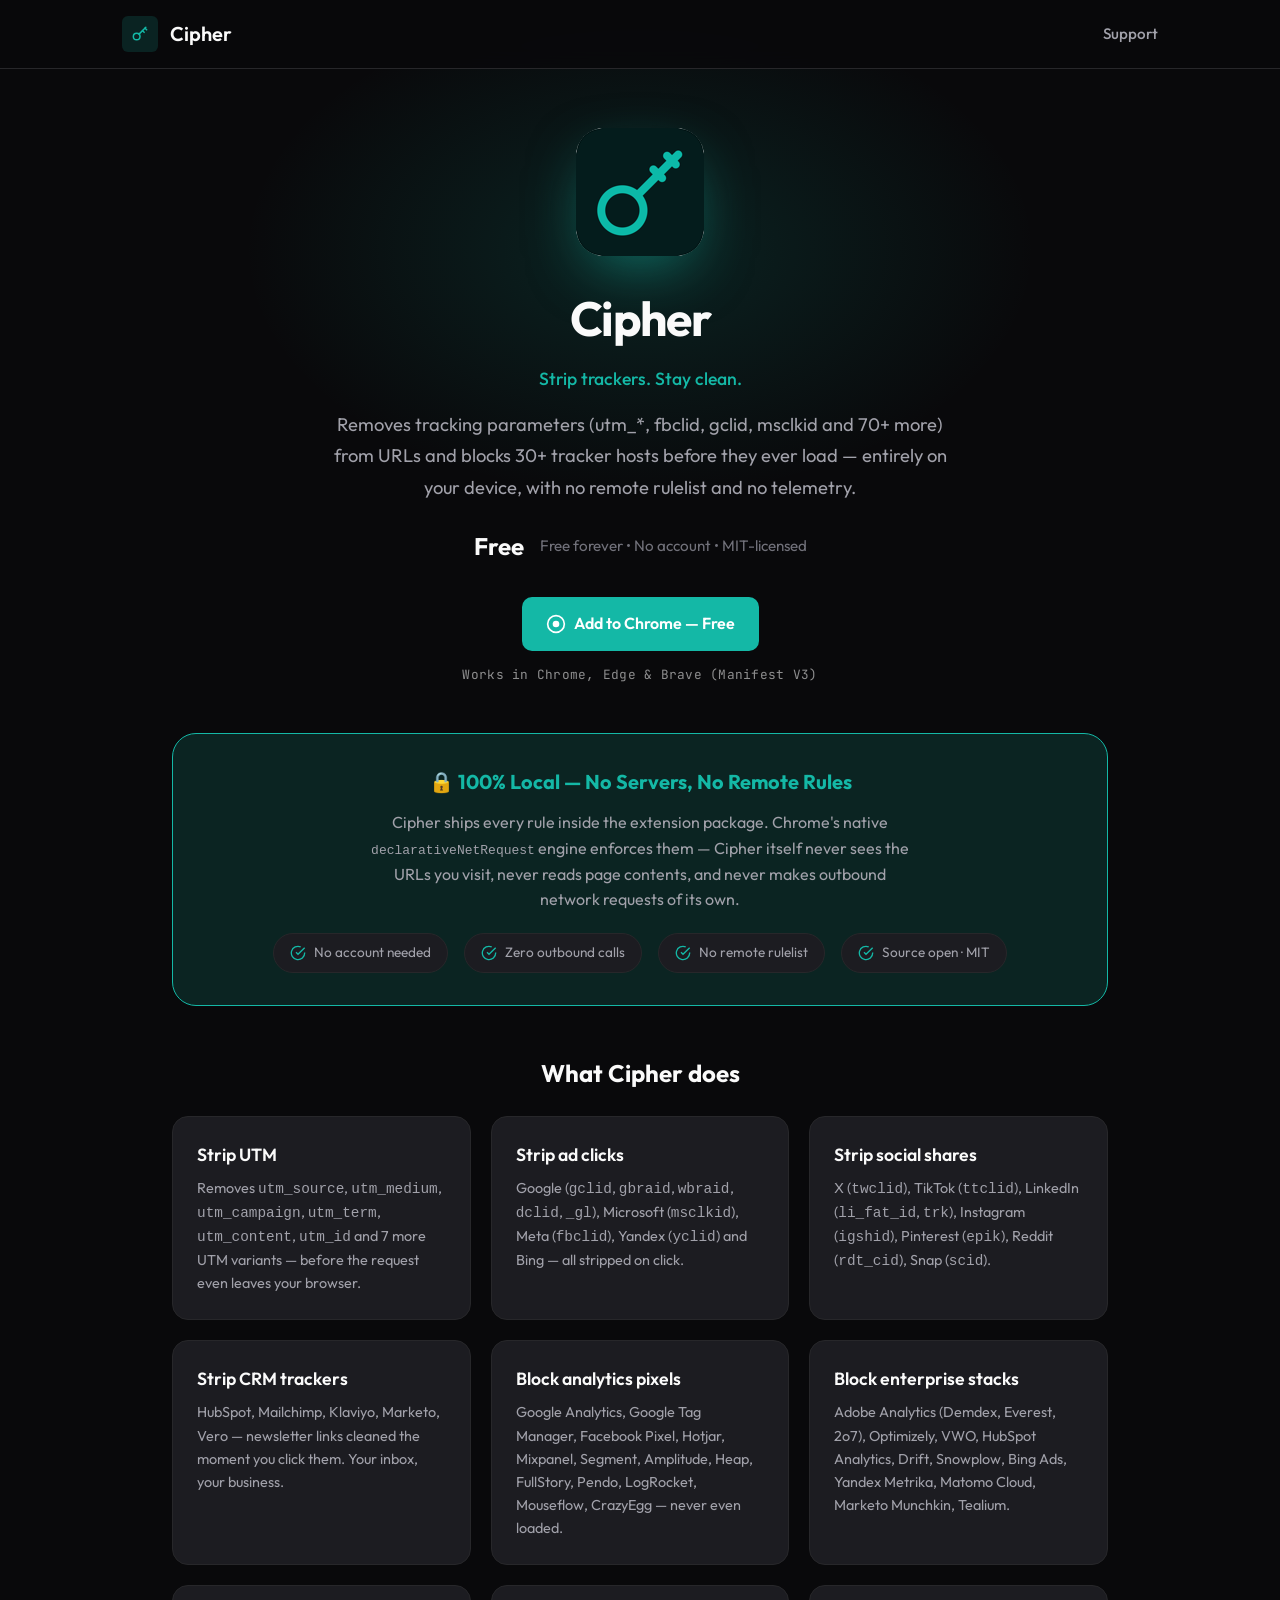
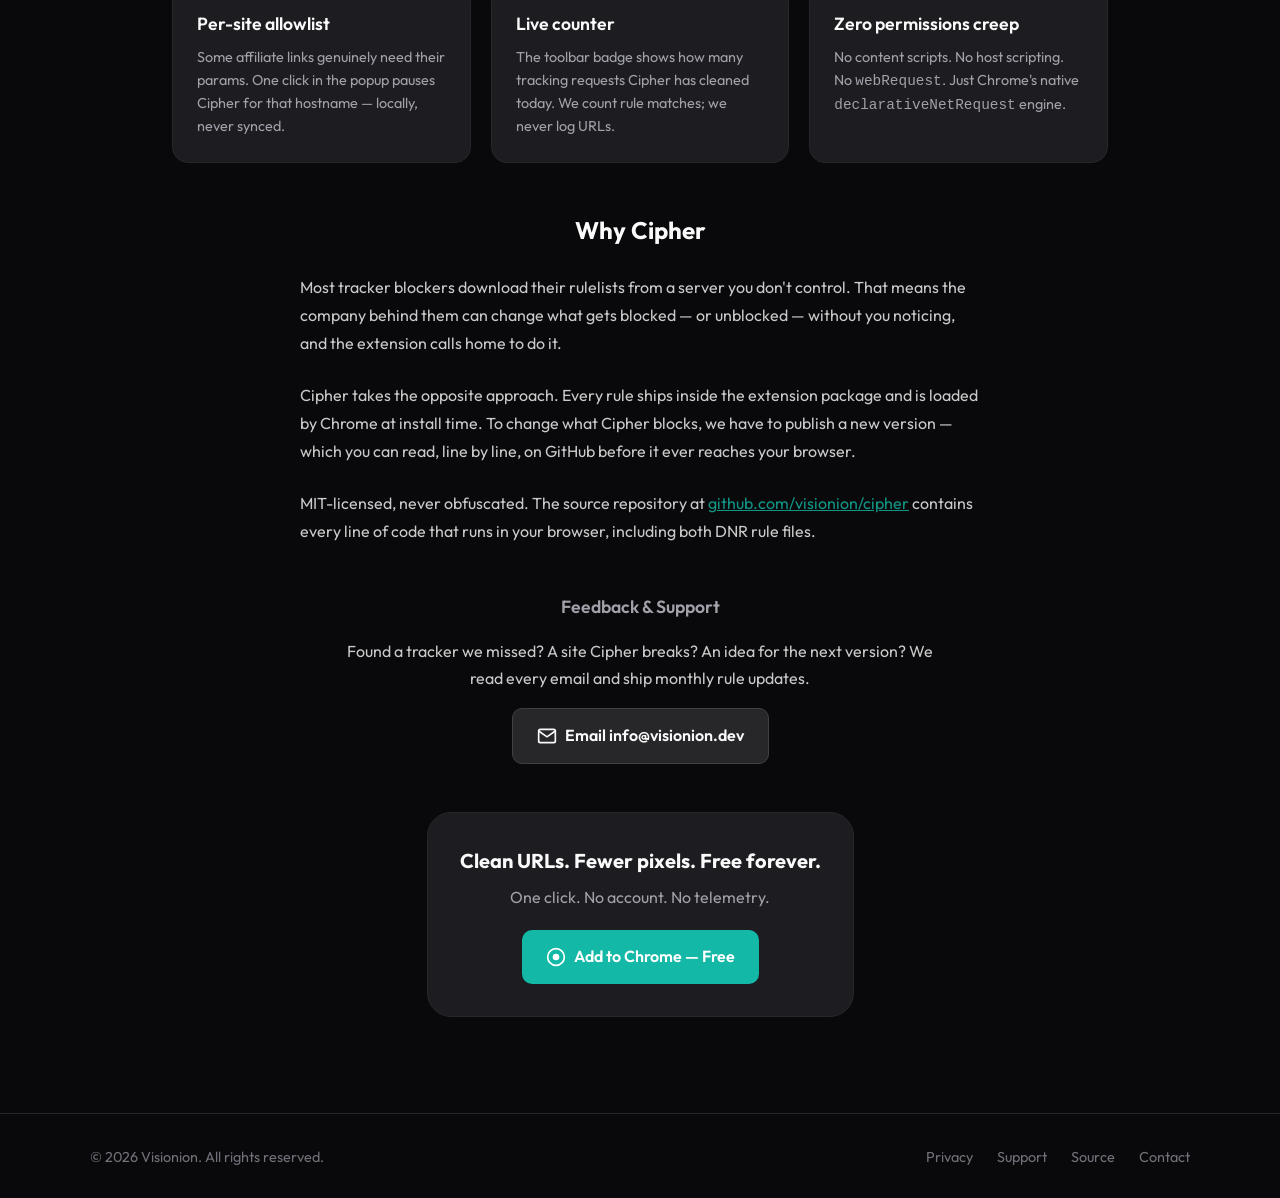
<file: index.html>
<!DOCTYPE html>
<html lang="en">
<head>
<script async src="https://www.googletagmanager.com/gtag/js?id=G-M6JFPRX2WN"></script>
<script>
  window.dataLayer = window.dataLayer || [];
  function gtag(){dataLayer.push(arguments);}
  gtag('js', new Date());
  gtag('config', 'G-M6JFPRX2WN');
</script>

  <meta charset="UTF-8" /><meta name="viewport" content="width=device-width, initial-scale=1" />
  <meta name="theme-color" content="#14b8a6" />
  <title>Cipher — Free Chrome Extension | Strip Trackers from URLs</title>
  <meta name="description" content="Strips tracking parameters (utm_*, fbclid, gclid…) from URLs and blocks 30+ tracker hosts. 100% local — no remote rules, no telemetry, no account. MIT-licensed." />
  <link rel="canonical" href="https://cipher.visionion.dev/" />
  <meta property="og:title" content="Cipher — Free Chrome Extension" />
  <meta property="og:description" content="Strip tracking parameters from URLs and block tracker pixels. 100% local — no remote rules, no telemetry, MIT-licensed." />
  <meta property="og:type" content="website" />
  <meta property="og:url" content="https://cipher.visionion.dev/" />
  <meta property="og:image" content="https://cipher.visionion.dev/og-image.png" />
  <meta name="twitter:card" content="summary_large_image" />
  <meta name="twitter:title" content="Cipher — Free Chrome Extension" />
  <meta name="twitter:description" content="Strip tracking parameters from URLs and block tracker pixels. 100% local, MIT-licensed." />
  <meta name="twitter:image" content="https://cipher.visionion.dev/og-image.png" />
  <script type="application/ld+json">
  {
    "@context": "https://schema.org", "@type": "WebApplication",
    "name": "Cipher", "applicationCategory": "BrowserApplication",
    "operatingSystem": "Chrome",
    "description": "Privacy-first Chrome extension that strips tracking parameters from URLs and blocks tracker hosts. 100% local — no remote rules, no telemetry, no account. MIT-licensed.",
    "url": "https://cipher.visionion.dev/",
    "offers": { "@type": "Offer", "price": "0", "priceCurrency": "USD" },
    "publisher": { "@type": "Organization", "name": "Visionion", "url": "https://visionion.dev" }
  }
  </script>
  <link rel="icon" type="image/png" href="/icon.png">
  <link rel="apple-touch-icon" href="/apple-touch-icon.png">
  <link rel="preconnect" href="https://fonts.googleapis.com"><link rel="preconnect" href="https://fonts.gstatic.com" crossorigin>
  <link href="https://fonts.googleapis.com/css2?family=Outfit:wght@300;400;500;600;700&family=JetBrains+Mono:wght@400;500&display=swap" rel="stylesheet">
  <link rel="stylesheet" href="styles.css" />
</head>
<body>
  <nav class="nav"><div class="nav-container">
    <a href="/" class="nav-logo"><span class="logo-icon"><svg viewBox="0 0 24 24" fill="none" stroke="currentColor" stroke-width="1.8" stroke-linejoin="round" stroke-linecap="round"><circle cx="8" cy="15" r="4"/><path d="M10.85 12.15 19 4"/><path d="M18 5l2 2"/><path d="M15 8l2 2"/></svg></span><span class="logo-text">Cipher</span></a>
    <div class="nav-right"><a href="/support.html" class="nav-link">Support</a></div>
  </div></nav>

  <main>
    <section class="hero"><div class="hero-glow"></div><div class="hero-content">
      <img src="/icon.png" alt="Cipher icon" class="hero-app-icon" width="128" height="128" />
      <h1 class="hero-title">Cipher</h1>
      <p class="hero-tagline">Strip trackers. Stay clean.</p>
      <p class="hero-subtitle">Removes tracking parameters (utm_*, fbclid, gclid, msclkid and 70+ more) from URLs and blocks 30+ tracker hosts before they ever load — entirely on your device, with no remote rulelist and no telemetry.</p>
      <div class="hero-price"><span class="price-tag">Free</span><span class="price-note">Free forever • No account • MIT-licensed</span></div>
      <div class="hero-cta"><a href="/download.html" class="btn btn-primary">
        <svg viewBox="0 0 24 24" fill="currentColor" width="20" height="20"><circle cx="12" cy="12" r="10" fill="none" stroke="currentColor" stroke-width="2"/><circle cx="12" cy="12" r="4"/></svg>
        Add to Chrome — Free</a></div>
      <p class="hero-meta">Works in Chrome, Edge & Brave (Manifest V3)</p>
    </div></section>

    <div class="main-content">

      <section class="privacy-banner"><h2>🔒 100% Local — No Servers, No Remote Rules</h2>
        <p>Cipher ships every rule inside the extension package. Chrome's native <code>declarativeNetRequest</code> engine enforces them — Cipher itself never sees the URLs you visit, never reads page contents, and never makes outbound network requests of its own.</p>
        <div class="privacy-highlights">
          <span class="privacy-badge"><svg viewBox="0 0 24 24" fill="none" stroke="currentColor" stroke-width="2"><path d="M22 11.08V12a10 10 0 11-5.93-9.14"/><polyline points="22,4 12,14.01 9,11.01"/></svg> No account needed</span>
          <span class="privacy-badge"><svg viewBox="0 0 24 24" fill="none" stroke="currentColor" stroke-width="2"><path d="M22 11.08V12a10 10 0 11-5.93-9.14"/><polyline points="22,4 12,14.01 9,11.01"/></svg> Zero outbound calls</span>
          <span class="privacy-badge"><svg viewBox="0 0 24 24" fill="none" stroke="currentColor" stroke-width="2"><path d="M22 11.08V12a10 10 0 11-5.93-9.14"/><polyline points="22,4 12,14.01 9,11.01"/></svg> No remote rulelist</span>
          <span class="privacy-badge"><svg viewBox="0 0 24 24" fill="none" stroke="currentColor" stroke-width="2"><path d="M22 11.08V12a10 10 0 11-5.93-9.14"/><polyline points="22,4 12,14.01 9,11.01"/></svg> Source open · MIT</span>
        </div>
      </section>

      <section class="features-section"><h2 class="features-title">What Cipher does</h2><div class="features-grid">
        <div class="feature-card"><h3>Strip UTM</h3><p>Removes <code>utm_source</code>, <code>utm_medium</code>, <code>utm_campaign</code>, <code>utm_term</code>, <code>utm_content</code>, <code>utm_id</code> and 7 more UTM variants — before the request even leaves your browser.</p></div>
        <div class="feature-card"><h3>Strip ad clicks</h3><p>Google (<code>gclid</code>, <code>gbraid</code>, <code>wbraid</code>, <code>dclid</code>, <code>_gl</code>), Microsoft (<code>msclkid</code>), Meta (<code>fbclid</code>), Yandex (<code>yclid</code>) and Bing — all stripped on click.</p></div>
        <div class="feature-card"><h3>Strip social shares</h3><p>X (<code>twclid</code>), TikTok (<code>ttclid</code>), LinkedIn (<code>li_fat_id</code>, <code>trk</code>), Instagram (<code>igshid</code>), Pinterest (<code>epik</code>), Reddit (<code>rdt_cid</code>), Snap (<code>scid</code>).</p></div>
        <div class="feature-card"><h3>Strip CRM trackers</h3><p>HubSpot, Mailchimp, Klaviyo, Marketo, Vero — newsletter links cleaned the moment you click them. Your inbox, your business.</p></div>
        <div class="feature-card"><h3>Block analytics pixels</h3><p>Google Analytics, Google Tag Manager, Facebook Pixel, Hotjar, Mixpanel, Segment, Amplitude, Heap, FullStory, Pendo, LogRocket, Mouseflow, CrazyEgg — never even loaded.</p></div>
        <div class="feature-card"><h3>Block enterprise stacks</h3><p>Adobe Analytics (Demdex, Everest, 2o7), Optimizely, VWO, HubSpot Analytics, Drift, Snowplow, Bing Ads, Yandex Metrika, Matomo Cloud, Marketo Munchkin, Tealium.</p></div>
        <div class="feature-card"><h3>Per-site allowlist</h3><p>Some affiliate links genuinely need their params. One click in the popup pauses Cipher for that hostname — locally, never synced.</p></div>
        <div class="feature-card"><h3>Live counter</h3><p>The toolbar badge shows how many tracking requests Cipher has cleaned today. We count rule matches; we never log URLs.</p></div>
        <div class="feature-card"><h3>Zero permissions creep</h3><p>No content scripts. No host scripting. No <code>webRequest</code>. Just Chrome's native <code>declarativeNetRequest</code> engine.</p></div>
      </div></section>

      <section class="features-section"><h2 class="features-title">Why Cipher</h2>
        <p style="max-width:680px;margin:0 auto 1.5rem;opacity:.8;line-height:1.75">
          Most tracker blockers download their rulelists from a server you don't control. That means the company behind them can change what gets blocked — or unblocked — without you noticing, and the extension calls home to do it.
        </p>
        <p style="max-width:680px;margin:0 auto 1.5rem;opacity:.8;line-height:1.75">
          Cipher takes the opposite approach. Every rule ships inside the extension package and is loaded by Chrome at install time. To change what Cipher blocks, we have to publish a new version — which you can read, line by line, on GitHub before it ever reaches your browser.
        </p>
        <p style="max-width:680px;margin:0 auto;opacity:.8;line-height:1.75">
          MIT-licensed, never obfuscated. The source repository at
          <a href="https://github.com/visionion/cipher" style="color:#14b8a6">github.com/visionion/cipher</a>
          contains every line of code that runs in your browser, including both DNR rule files.
        </p>
      </section>

      <section class="requirements-section"><h2>Feedback &amp; Support</h2>
        <p style="max-width:620px;margin:0 auto 1rem;opacity:.8;line-height:1.7">Found a tracker we missed? A site Cipher breaks? An idea for the next version? We read every email and ship monthly rule updates.</p>
        <a href="mailto:info@visionion.dev?subject=Cipher%20Feedback" class="btn btn-secondary">
          <svg viewBox="0 0 24 24" fill="none" stroke="currentColor" stroke-width="2" width="18" height="18"><path d="M22 6l-10 7L2 6"/><rect x="2" y="4" width="20" height="16" rx="2"/></svg>
          Email info@visionion.dev</a>
      </section>

      <section class="cta-section"><div class="cta-card">
        <h3>Clean URLs. Fewer pixels. Free forever.</h3><p>One click. No account. No telemetry.</p>
        <a href="/download.html" class="btn btn-primary">
          <svg viewBox="0 0 24 24" fill="currentColor" width="20" height="20"><circle cx="12" cy="12" r="10" fill="none" stroke="currentColor" stroke-width="2"/><circle cx="12" cy="12" r="4"/></svg>
          Add to Chrome — Free</a>
      </div></section>

    </div>
  </main>

  <footer class="footer"><div class="footer-container">
    <p class="footer-copy">© <span id="year"></span> Visionion. All rights reserved.</p>
    <div class="footer-links"><a href="/privacy.html">Privacy</a><a href="/support.html">Support</a><a href="https://github.com/visionion/cipher">Source</a><a href="https://visionion.dev/contact-us.html">Contact</a></div>
  </div></footer>

  <script>document.getElementById('year').textContent=new Date().getFullYear();</script>
  <script defer src='https://static.cloudflareinsights.com/beacon.min.js' data-cf-beacon='{"token": "YOUR_CF_TOKEN"}'></script>
</body>
</html>
</file>
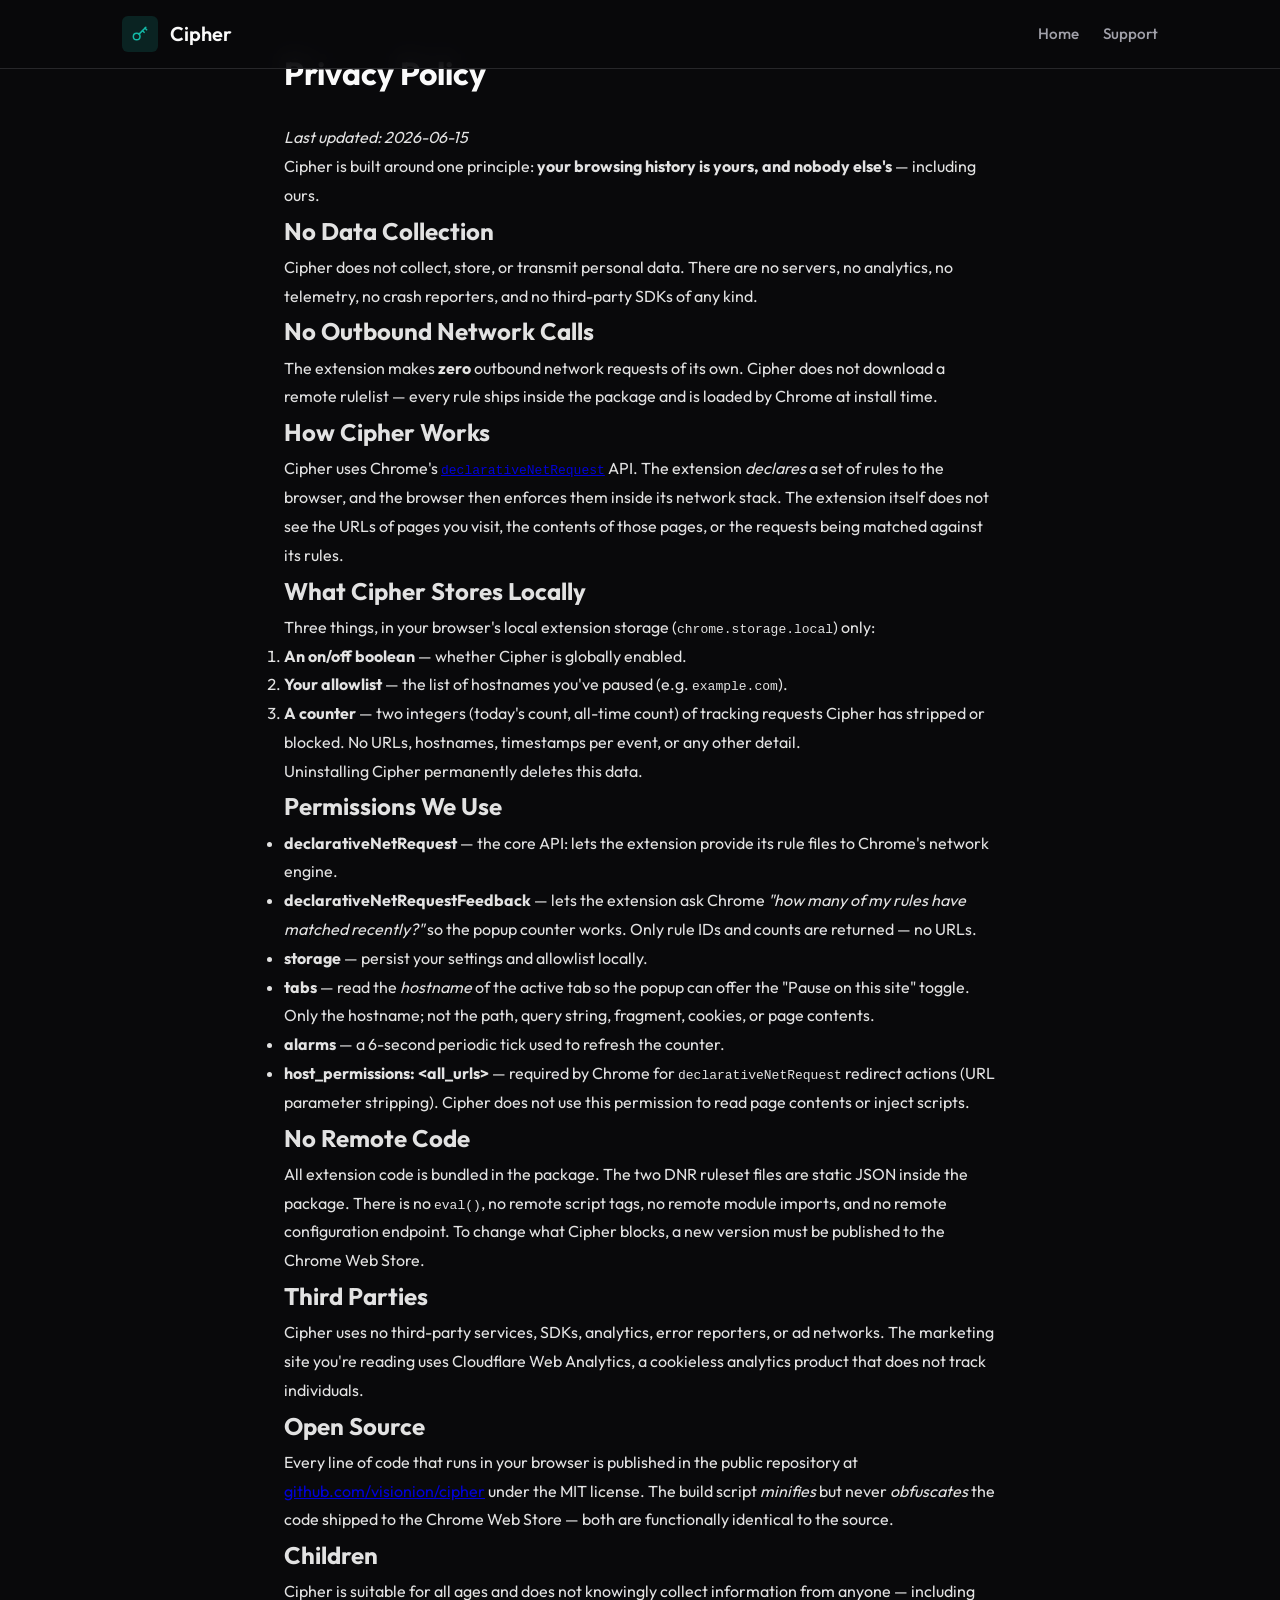
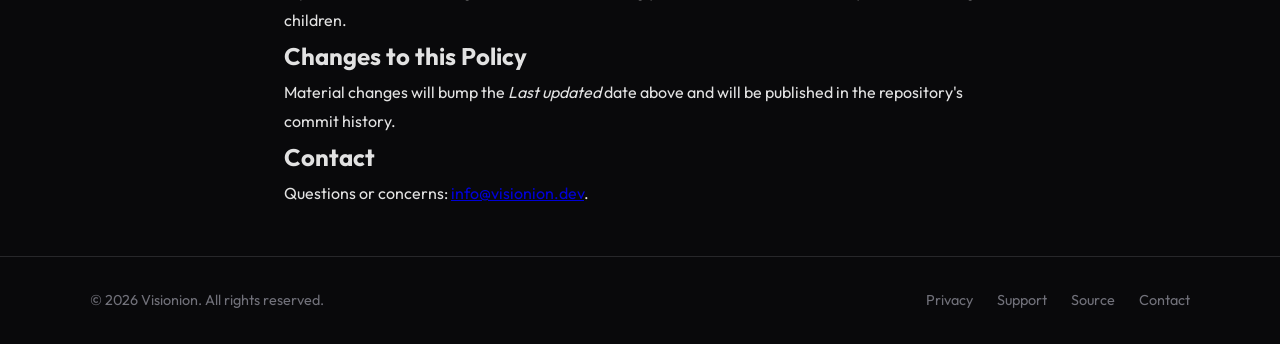
<file: privacy.html>
<!DOCTYPE html>
<html lang="en"><head>
<script async src="https://www.googletagmanager.com/gtag/js?id=G-M6JFPRX2WN"></script>
<script>
  window.dataLayer = window.dataLayer || [];
  function gtag(){dataLayer.push(arguments);}
  gtag('js', new Date());
  gtag('config', 'G-M6JFPRX2WN');
</script>
<meta charset="UTF-8" /><meta name="viewport" content="width=device-width, initial-scale=1" />
  <meta name="theme-color" content="#14b8a6" />
<title>Cipher — Privacy Policy</title>
  <meta name="description" content="Cipher — Privacy Policy. Part of Visionion — thoughtful, privacy-first software." /><link rel="canonical" href="https://cipher.visionion.dev/privacy.html" />
<link rel="icon" type="image/png" href="/icon.png" />
<link href="https://fonts.googleapis.com/css2?family=Outfit:wght@300;400;500;600;700&family=JetBrains+Mono:wght@400;500&display=swap" rel="stylesheet">
<link rel="stylesheet" href="styles.css" /></head>
<body>
<nav class="nav"><div class="nav-container">
<a href="/" class="nav-logo"><span class="logo-icon"><svg viewBox="0 0 24 24" fill="none" stroke="currentColor" stroke-width="1.8" stroke-linejoin="round" stroke-linecap="round"><circle cx="8" cy="15" r="4"/><path d="M10.85 12.15 19 4"/><path d="M18 5l2 2"/><path d="M15 8l2 2"/></svg></span><span class="logo-text">Cipher</span></a>
<div class="nav-right"><a href="/" class="nav-link">Home</a><a href="/support.html" class="nav-link">Support</a></div></div></nav>
<main><div class="main-content" style="max-width:760px;margin:0 auto;padding:3rem 1.5rem">
<h1 style="font-size:2rem;margin-bottom:1.5rem">Privacy Policy</h1>
<div style="line-height:1.8;opacity:.9">
<p><em>Last updated: 2026-06-15</em></p>
<p>Cipher is built around one principle: <strong>your browsing history is yours, and nobody else's</strong> — including ours.</p>

<h2>No Data Collection</h2>
<p>Cipher does not collect, store, or transmit personal data. There are no servers, no analytics, no telemetry, no crash reporters, and no third-party SDKs of any kind.</p>

<h2>No Outbound Network Calls</h2>
<p>The extension makes <strong>zero</strong> outbound network requests of its own. Cipher does not download a remote rulelist — every rule ships inside the package and is loaded by Chrome at install time.</p>

<h2>How Cipher Works</h2>
<p>Cipher uses Chrome's <a href="https://developer.chrome.com/docs/extensions/reference/api/declarativeNetRequest"><code>declarativeNetRequest</code></a> API. The extension <em>declares</em> a set of rules to the browser, and the browser then enforces them inside its network stack. The extension itself does not see the URLs of pages you visit, the contents of those pages, or the requests being matched against its rules.</p>

<h2>What Cipher Stores Locally</h2>
<p>Three things, in your browser's local extension storage (<code>chrome.storage.local</code>) only:</p>
<ol>
  <li><strong>An on/off boolean</strong> — whether Cipher is globally enabled.</li>
  <li><strong>Your allowlist</strong> — the list of hostnames you've paused (e.g. <code>example.com</code>).</li>
  <li><strong>A counter</strong> — two integers (today's count, all-time count) of tracking requests Cipher has stripped or blocked. No URLs, hostnames, timestamps per event, or any other detail.</li>
</ol>
<p>Uninstalling Cipher permanently deletes this data.</p>

<h2>Permissions We Use</h2>
<ul>
  <li><strong>declarativeNetRequest</strong> — the core API: lets the extension provide its rule files to Chrome's network engine.</li>
  <li><strong>declarativeNetRequestFeedback</strong> — lets the extension ask Chrome <em>"how many of my rules have matched recently?"</em> so the popup counter works. Only rule IDs and counts are returned — no URLs.</li>
  <li><strong>storage</strong> — persist your settings and allowlist locally.</li>
  <li><strong>tabs</strong> — read the <em>hostname</em> of the active tab so the popup can offer the "Pause on this site" toggle. Only the hostname; not the path, query string, fragment, cookies, or page contents.</li>
  <li><strong>alarms</strong> — a 6-second periodic tick used to refresh the counter.</li>
  <li><strong>host_permissions: &lt;all_urls&gt;</strong> — required by Chrome for <code>declarativeNetRequest</code> redirect actions (URL parameter stripping). Cipher does not use this permission to read page contents or inject scripts.</li>
</ul>

<h2>No Remote Code</h2>
<p>All extension code is bundled in the package. The two DNR ruleset files are static JSON inside the package. There is no <code>eval()</code>, no remote script tags, no remote module imports, and no remote configuration endpoint. To change what Cipher blocks, a new version must be published to the Chrome Web Store.</p>

<h2>Third Parties</h2>
<p>Cipher uses no third-party services, SDKs, analytics, error reporters, or ad networks. The marketing site you're reading uses Cloudflare Web Analytics, a cookieless analytics product that does not track individuals.</p>

<h2>Open Source</h2>
<p>Every line of code that runs in your browser is published in the public repository at <a href="https://github.com/visionion/cipher">github.com/visionion/cipher</a> under the MIT license. The build script <em>minifies</em> but never <em>obfuscates</em> the code shipped to the Chrome Web Store — both are functionally identical to the source.</p>

<h2>Children</h2>
<p>Cipher is suitable for all ages and does not knowingly collect information from anyone — including children.</p>

<h2>Changes to this Policy</h2>
<p>Material changes will bump the <em>Last updated</em> date above and will be published in the repository's commit history.</p>

<h2>Contact</h2>
<p>Questions or concerns: <a href="mailto:info@visionion.dev">info@visionion.dev</a>.</p>
</div></div></main>
<footer class="footer"><div class="footer-container">
<p class="footer-copy">© <span id="year"></span> Visionion. All rights reserved.</p>
<div class="footer-links"><a href="/privacy.html">Privacy</a><a href="/support.html">Support</a><a href="https://github.com/visionion/cipher">Source</a><a href="https://visionion.dev/contact-us.html">Contact</a></div></div></footer>
<script>document.getElementById('year').textContent=new Date().getFullYear();</script>
<script defer src='https://static.cloudflareinsights.com/beacon.min.js' data-cf-beacon='{"token": "YOUR_CF_TOKEN"}'></script>
</body></html>
</file>
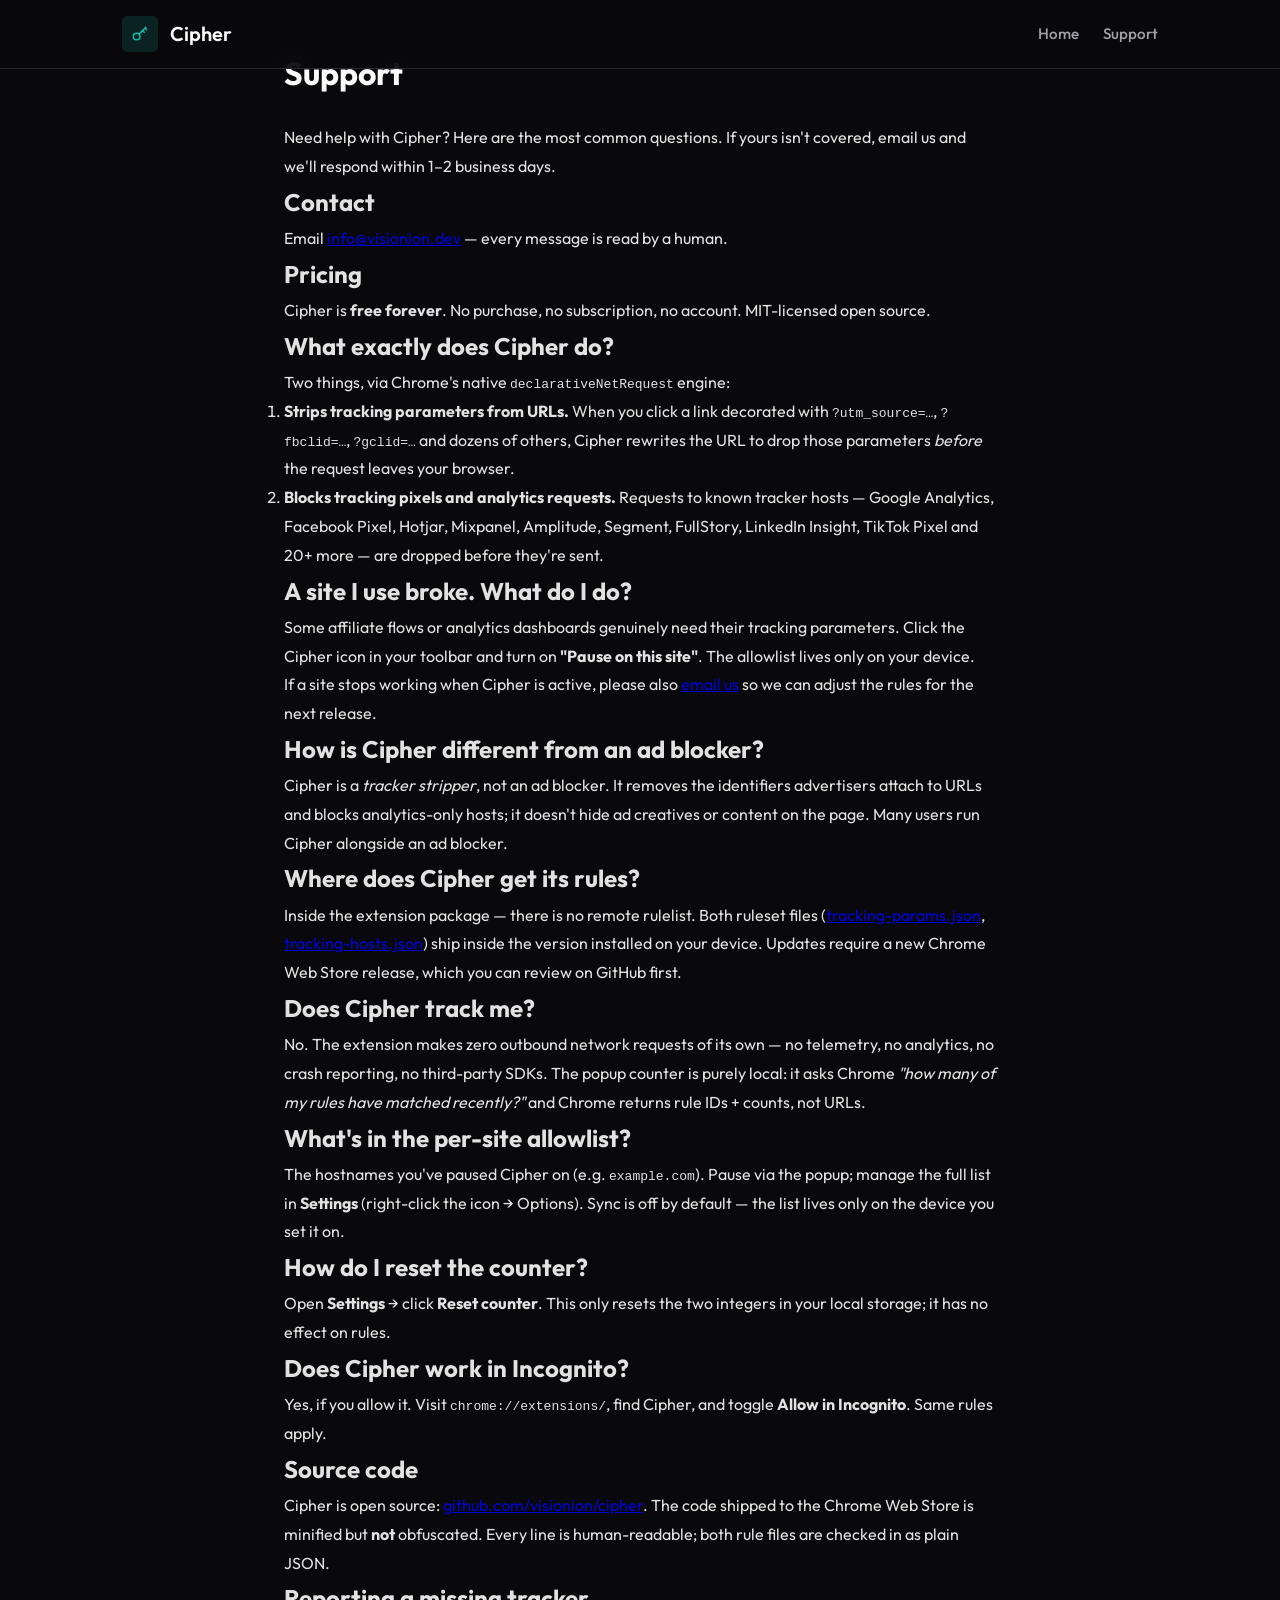
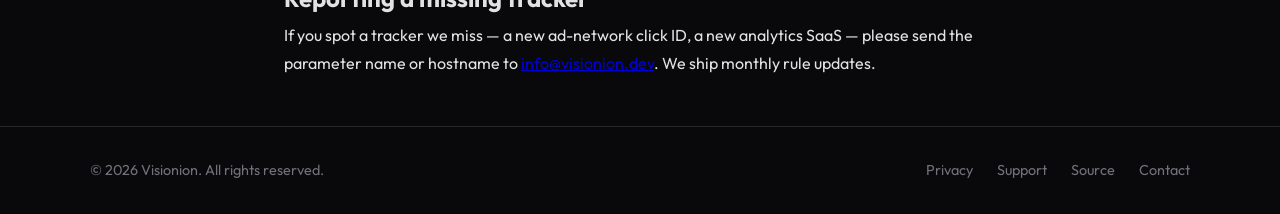
<file: support.html>
<!DOCTYPE html>
<html lang="en"><head>
<script async src="https://www.googletagmanager.com/gtag/js?id=G-M6JFPRX2WN"></script>
<script>
  window.dataLayer = window.dataLayer || [];
  function gtag(){dataLayer.push(arguments);}
  gtag('js', new Date());
  gtag('config', 'G-M6JFPRX2WN');
</script>
<meta charset="UTF-8" /><meta name="viewport" content="width=device-width, initial-scale=1" />
  <meta name="theme-color" content="#14b8a6" />
<title>Cipher — Support</title>
  <meta name="description" content="Cipher — Support. Part of Visionion — thoughtful, privacy-first software." /><link rel="canonical" href="https://cipher.visionion.dev/support.html" />
<link rel="icon" type="image/png" href="/icon.png" />
<link href="https://fonts.googleapis.com/css2?family=Outfit:wght@300;400;500;600;700&family=JetBrains+Mono:wght@400;500&display=swap" rel="stylesheet">
<link rel="stylesheet" href="styles.css" /></head>
<body>
<nav class="nav"><div class="nav-container">
<a href="/" class="nav-logo"><span class="logo-icon"><svg viewBox="0 0 24 24" fill="none" stroke="currentColor" stroke-width="1.8" stroke-linejoin="round" stroke-linecap="round"><circle cx="8" cy="15" r="4"/><path d="M10.85 12.15 19 4"/><path d="M18 5l2 2"/><path d="M15 8l2 2"/></svg></span><span class="logo-text">Cipher</span></a>
<div class="nav-right"><a href="/" class="nav-link">Home</a><a href="/support.html" class="nav-link">Support</a></div></div></nav>
<main><div class="main-content" style="max-width:760px;margin:0 auto;padding:3rem 1.5rem">
<h1 style="font-size:2rem;margin-bottom:1.5rem">Support</h1>
<div style="line-height:1.8;opacity:.9">
<p>Need help with Cipher? Here are the most common questions. If yours isn't covered, email us and we'll respond within 1–2 business days.</p>

<h2>Contact</h2>
<p>Email <a href="mailto:info@visionion.dev?subject=Cipher%20Support">info@visionion.dev</a> — every message is read by a human.</p>

<h2>Pricing</h2>
<p>Cipher is <strong>free forever</strong>. No purchase, no subscription, no account. MIT-licensed open source.</p>

<h2>What exactly does Cipher do?</h2>
<p>Two things, via Chrome's native <code>declarativeNetRequest</code> engine:</p>
<ol>
  <li><strong>Strips tracking parameters from URLs.</strong> When you click a link decorated with <code>?utm_source=…</code>, <code>?fbclid=…</code>, <code>?gclid=…</code> and dozens of others, Cipher rewrites the URL to drop those parameters <em>before</em> the request leaves your browser.</li>
  <li><strong>Blocks tracking pixels and analytics requests.</strong> Requests to known tracker hosts — Google Analytics, Facebook Pixel, Hotjar, Mixpanel, Amplitude, Segment, FullStory, LinkedIn Insight, TikTok Pixel and 20+ more — are dropped before they're sent.</li>
</ol>

<h2>A site I use broke. What do I do?</h2>
<p>Some affiliate flows or analytics dashboards genuinely need their tracking parameters. Click the Cipher icon in your toolbar and turn on <strong>"Pause on this site"</strong>. The allowlist lives only on your device.</p>
<p>If a site stops working when Cipher is active, please also <a href="mailto:info@visionion.dev?subject=Cipher%20site%20breakage">email us</a> so we can adjust the rules for the next release.</p>

<h2>How is Cipher different from an ad blocker?</h2>
<p>Cipher is a <em>tracker stripper</em>, not an ad blocker. It removes the identifiers advertisers attach to URLs and blocks analytics-only hosts; it doesn't hide ad creatives or content on the page. Many users run Cipher alongside an ad blocker.</p>

<h2>Where does Cipher get its rules?</h2>
<p>Inside the extension package — there is no remote rulelist. Both ruleset files (<a href="https://github.com/visionion/cipher/blob/main/rules/tracking-params.json">tracking-params.json</a>, <a href="https://github.com/visionion/cipher/blob/main/rules/tracking-hosts.json">tracking-hosts.json</a>) ship inside the version installed on your device. Updates require a new Chrome Web Store release, which you can review on GitHub first.</p>

<h2>Does Cipher track me?</h2>
<p>No. The extension makes zero outbound network requests of its own — no telemetry, no analytics, no crash reporting, no third-party SDKs. The popup counter is purely local: it asks Chrome <em>"how many of my rules have matched recently?"</em> and Chrome returns rule IDs + counts, not URLs.</p>

<h2>What's in the per-site allowlist?</h2>
<p>The hostnames you've paused Cipher on (e.g. <code>example.com</code>). Pause via the popup; manage the full list in <strong>Settings</strong> (right-click the icon → Options). Sync is off by default — the list lives only on the device you set it on.</p>

<h2>How do I reset the counter?</h2>
<p>Open <strong>Settings</strong> → click <strong>Reset counter</strong>. This only resets the two integers in your local storage; it has no effect on rules.</p>

<h2>Does Cipher work in Incognito?</h2>
<p>Yes, if you allow it. Visit <code>chrome://extensions/</code>, find Cipher, and toggle <strong>Allow in Incognito</strong>. Same rules apply.</p>

<h2>Source code</h2>
<p>Cipher is open source: <a href="https://github.com/visionion/cipher">github.com/visionion/cipher</a>. The code shipped to the Chrome Web Store is minified but <strong>not</strong> obfuscated. Every line is human-readable; both rule files are checked in as plain JSON.</p>

<h2>Reporting a missing tracker</h2>
<p>If you spot a tracker we miss — a new ad-network click ID, a new analytics SaaS — please send the parameter name or hostname to <a href="mailto:info@visionion.dev?subject=Cipher%20tracker%20suggestion">info@visionion.dev</a>. We ship monthly rule updates.</p>
</div></div></main>
<footer class="footer"><div class="footer-container">
<p class="footer-copy">© <span id="year"></span> Visionion. All rights reserved.</p>
<div class="footer-links"><a href="/privacy.html">Privacy</a><a href="/support.html">Support</a><a href="https://github.com/visionion/cipher">Source</a><a href="https://visionion.dev/contact-us.html">Contact</a></div></div></footer>
<script>document.getElementById('year').textContent=new Date().getFullYear();</script>
<script defer src='https://static.cloudflareinsights.com/beacon.min.js' data-cf-beacon='{"token": "YOUR_CF_TOKEN"}'></script>
</body></html>
</file>
<file: styles.css>
:root {
  --bg-primary: #09090b;
  --bg-secondary: #18181b;
  --bg-card: #1c1c21;
  --bg-elevated: #27272a;
  
  --text-primary: #fafafa;
  --text-secondary: #a1a1aa;
  --text-muted: #71717a;
  
  --border-color: #27272a;
  --border-subtle: #3f3f46;
  
  --accent: #14b8a6;
  --accent-hover: #0f9488;
  --accent-dim: rgba(20, 184, 166, 0.15);
  --accent-glow: rgba(20, 184, 166, 0.3);
  
  --radius-sm: 6px;
  --radius-md: 10px;
  --radius-lg: 16px;
  --radius-xl: 24px;
  
  --font-sans: 'Outfit', -apple-system, BlinkMacSystemFont, system-ui, sans-serif;
  --font-mono: 'JetBrains Mono', monospace;
}

* {
  box-sizing: border-box;
  margin: 0;
  padding: 0;
}

html {
  scroll-behavior: smooth;
}

body {
  font-family: var(--font-sans);
  background: var(--bg-primary);
  color: var(--text-primary);
  line-height: 1.6;
  min-height: 100vh;
  -webkit-font-smoothing: antialiased;
  -moz-osx-font-smoothing: grayscale;
}

/* Navigation */
.nav {
  position: fixed;
  top: 0;
  left: 0;
  right: 0;
  z-index: 100;
  background: rgba(9, 9, 11, 0.85);
  backdrop-filter: blur(12px);
  border-bottom: 1px solid var(--border-color);
}

.nav-container {
  max-width: 1100px;
  margin: 0 auto;
  padding: 1rem 2rem;
  display: flex;
  align-items: center;
  justify-content: space-between;
}

.nav-logo {
  display: flex;
  align-items: center;
  gap: 0.75rem;
  text-decoration: none;
  color: var(--text-primary);
  font-weight: 600;
  font-size: 1.25rem;
}

.logo-icon {
  width: 36px;
  height: 36px;
  background: var(--accent-dim);
  border-radius: var(--radius-sm);
  display: flex;
  align-items: center;
  justify-content: center;
  color: var(--accent);
}

.logo-icon svg {
  width: 20px;
  height: 20px;
}

.nav-right {
  display: flex;
  align-items: center;
  gap: 1.5rem;
}

.nav-link {
  color: var(--text-secondary);
  text-decoration: none;
  font-weight: 500;
  font-size: 0.95rem;
  transition: color 0.2s ease;
}

.nav-link:hover {
  color: var(--text-primary);
}

/* Hero Section */
.hero {
  padding: 8rem 2rem 3rem;
  text-align: center;
  position: relative;
  overflow: hidden;
}

.hero-glow {
  position: absolute;
  top: 0;
  left: 50%;
  transform: translateX(-50%);
  width: 800px;
  height: 500px;
  background: radial-gradient(ellipse at center, var(--accent-dim) 0%, transparent 70%);
  pointer-events: none;
}

.hero-content {
  position: relative;
  z-index: 1;
  max-width: 640px;
  margin: 0 auto;
}

.hero-icon {
  width: 80px;
  height: 80px;
  margin: 0 auto 1.5rem;
  background: var(--accent-dim);
  border-radius: var(--radius-xl);
  display: flex;
  align-items: center;
  justify-content: center;
  color: var(--accent);
}

.hero-icon svg {
  width: 40px;
  height: 40px;
}

.hero-title {
  font-size: clamp(2rem, 5vw, 3rem);
  font-weight: 700;
  letter-spacing: -0.03em;
  margin-bottom: 0.5rem;
}

.hero-tagline {
  font-size: 1.1rem;
  color: var(--accent);
  font-weight: 500;
  margin-bottom: 1rem;
}

.hero-subtitle {
  font-size: 1.15rem;
  color: var(--text-secondary);
  line-height: 1.7;
}

.hero-price {
  margin-top: 1.5rem;
  display: flex;
  align-items: center;
  justify-content: center;
  gap: 1rem;
  flex-wrap: wrap;
}

.price-tag {
  font-size: 1.5rem;
  font-weight: 700;
  color: var(--text-primary);
}

.price-note {
  font-size: 0.95rem;
  color: var(--text-muted);
}

.hero-cta {
  margin-top: 2rem;
  display: flex;
  flex-wrap: wrap;
  justify-content: center;
  gap: 1rem;
}

/* Main Content */
.main-content {
  max-width: 1000px;
  margin: 0 auto;
  padding: 0 2rem 4rem;
}

/* Privacy Banner */
.privacy-banner {
  background: var(--accent-dim);
  border: 1px solid var(--accent);
  border-radius: var(--radius-xl);
  padding: 2rem;
  text-align: center;
  margin-bottom: 3rem;
}

.privacy-banner h2 {
  font-size: 1.25rem;
  font-weight: 700;
  margin-bottom: 0.75rem;
  color: var(--accent);
}

.privacy-banner p {
  color: var(--text-secondary);
  max-width: 540px;
  margin: 0 auto;
}

.privacy-highlights {
  display: flex;
  flex-wrap: wrap;
  justify-content: center;
  gap: 1rem;
  margin-top: 1.25rem;
}

.privacy-badge {
  display: inline-flex;
  align-items: center;
  gap: 0.5rem;
  background: var(--bg-card);
  border: 1px solid var(--border-color);
  padding: 0.5rem 1rem;
  border-radius: 100px;
  font-size: 0.85rem;
  color: var(--text-secondary);
}

.privacy-badge svg {
  width: 16px;
  height: 16px;
  color: var(--accent);
}

/* Features Section */
.features-section {
  margin-bottom: 3rem;
}

.features-title {
  font-size: 1.5rem;
  font-weight: 700;
  margin-bottom: 1.5rem;
  text-align: center;
}

.features-grid {
  display: grid;
  grid-template-columns: repeat(auto-fit, minmax(220px, 1fr));
  gap: 1.25rem;
}

.feature-card {
  background: var(--bg-card);
  border: 1px solid var(--border-color);
  border-radius: var(--radius-lg);
  padding: 1.5rem;
  transition: all 0.2s ease;
}

.feature-card:hover {
  border-color: var(--border-subtle);
  transform: translateY(-2px);
}

.feature-icon {
  width: 48px;
  height: 48px;
  background: var(--accent-dim);
  border-radius: var(--radius-md);
  display: flex;
  align-items: center;
  justify-content: center;
  color: var(--accent);
  margin-bottom: 1rem;
}

.feature-icon svg {
  width: 24px;
  height: 24px;
}

.feature-card h3 {
  font-size: 1.1rem;
  font-weight: 600;
  margin-bottom: 0.5rem;
}

.feature-card p {
  font-size: 0.9rem;
  color: var(--text-secondary);
  line-height: 1.6;
}

/* How It Works Section */
.how-section {
  margin-bottom: 3rem;
}

.how-card {
  background: var(--bg-card);
  border: 1px solid var(--border-color);
  border-radius: var(--radius-xl);
  padding: 2rem;
}

.how-card h2 {
  font-size: 1.35rem;
  font-weight: 700;
  margin-bottom: 1.5rem;
  text-align: center;
}

.how-steps {
  display: grid;
  grid-template-columns: repeat(auto-fit, minmax(200px, 1fr));
  gap: 1.5rem;
}

.how-step {
  text-align: center;
}

.step-number {
  width: 40px;
  height: 40px;
  margin: 0 auto 1rem;
  background: var(--accent);
  color: #fff;
  border-radius: 50%;
  display: flex;
  align-items: center;
  justify-content: center;
  font-weight: 700;
  font-size: 1.1rem;
}

.how-step h3 {
  font-size: 1rem;
  font-weight: 600;
  margin-bottom: 0.5rem;
}

.how-step p {
  font-size: 0.9rem;
  color: var(--text-secondary);
}

/* Models Section */
.models-section {
  margin-bottom: 3rem;
}

.models-card {
  background: var(--bg-card);
  border: 1px solid var(--border-color);
  border-radius: var(--radius-xl);
  padding: 2rem;
}

.models-card h2 {
  font-size: 1.35rem;
  font-weight: 700;
  margin-bottom: 0.5rem;
  text-align: center;
}

.models-card > p {
  color: var(--text-secondary);
  text-align: center;
  margin-bottom: 1.5rem;
}

.models-grid {
  display: grid;
  grid-template-columns: repeat(auto-fit, minmax(180px, 1fr));
  gap: 1rem;
}

.model-item {
  background: var(--bg-elevated);
  border: 1px solid var(--border-subtle);
  border-radius: var(--radius-md);
  padding: 1rem;
  text-align: center;
}

.model-item h4 {
  font-size: 0.95rem;
  font-weight: 600;
  margin-bottom: 0.25rem;
}

.model-item .model-size {
  font-size: 0.8rem;
  color: var(--text-muted);
  margin-bottom: 0.5rem;
}

.model-item .model-desc {
  font-size: 0.85rem;
  color: var(--text-secondary);
}

/* CTA */
.cta-section {
  display: flex;
  justify-content: center;
  margin-bottom: 2rem;
}

.cta-card {
  background: var(--bg-card);
  border: 1px solid var(--border-color);
  border-radius: var(--radius-xl);
  padding: 2rem;
  text-align: center;
  max-width: 620px;
}

.cta-card h3 {
  font-size: 1.25rem;
  font-weight: 700;
  margin-bottom: 0.5rem;
}

.cta-card p {
  color: var(--text-secondary);
  margin-bottom: 1.25rem;
}

/* Requirements */
.requirements-section {
  margin-bottom: 3rem;
  text-align: center;
}

.requirements-section h2 {
  font-size: 1.1rem;
  font-weight: 600;
  margin-bottom: 1rem;
  color: var(--text-secondary);
}

.requirements-list {
  display: flex;
  flex-wrap: wrap;
  justify-content: center;
  gap: 0.75rem;
}

.requirement-tag {
  background: var(--bg-card);
  border: 1px solid var(--border-color);
  padding: 0.5rem 1rem;
  border-radius: 100px;
  font-size: 0.9rem;
  color: var(--text-secondary);
}

/* Buttons */
.btn {
  display: inline-flex;
  align-items: center;
  gap: 0.5rem;
  padding: 0.875rem 1.5rem;
  border-radius: var(--radius-md);
  font-size: 1rem;
  font-weight: 600;
  font-family: var(--font-sans);
  text-decoration: none;
  cursor: pointer;
  transition: all 0.2s ease;
  border: none;
}

.btn-primary {
  background: var(--accent);
  color: #fff;
}

.btn-primary:hover {
  background: var(--accent-hover);
}

.btn-secondary {
  background: var(--bg-elevated);
  color: var(--text-primary);
  border: 1px solid var(--border-subtle);
}

.btn-secondary:hover {
  background: var(--border-subtle);
}

.btn svg {
  width: 20px;
  height: 20px;
}

/* Footer */
.footer {
  border-top: 1px solid var(--border-color);
  padding: 2rem;
}

.footer-container {
  max-width: 1100px;
  margin: 0 auto;
  display: flex;
  align-items: center;
  justify-content: space-between;
  flex-wrap: wrap;
  gap: 1rem;
}

.footer-copy {
  color: var(--text-muted);
  font-size: 0.9rem;
}

.footer-links {
  display: flex;
  gap: 1.5rem;
}

.footer-links a {
  color: var(--text-muted);
  text-decoration: none;
  font-size: 0.9rem;
  transition: color 0.2s ease;
}

.footer-links a:hover {
  color: var(--text-primary);
}

/* Page Content (for Privacy, Support pages) */
.page-container {
  max-width: 720px;
  margin: 0 auto;
  padding: 8rem 2rem 4rem;
}

.page-header {
  margin-bottom: 3rem;
  padding-bottom: 2rem;
  border-bottom: 1px solid var(--border-color);
}

.page-title {
  font-size: clamp(2rem, 5vw, 2.75rem);
  font-weight: 700;
  letter-spacing: -0.02em;
  margin-bottom: 0.5rem;
}

.page-subtitle {
  color: var(--text-muted);
  font-size: 0.95rem;
}

.page-content h2 {
  font-size: 1.35rem;
  font-weight: 600;
  margin-top: 2.5rem;
  margin-bottom: 1rem;
  color: var(--text-primary);
}

.page-content p {
  color: var(--text-secondary);
  line-height: 1.8;
  margin-bottom: 1rem;
}

.page-content ul {
  list-style: none;
  margin: 1rem 0 1.5rem;
  padding-left: 0;
}

.page-content ul li {
  position: relative;
  padding-left: 1.5rem;
  margin-bottom: 0.75rem;
  color: var(--text-secondary);
  line-height: 1.7;
}

.page-content ul li::before {
  content: '';
  position: absolute;
  left: 0;
  top: 0.6rem;
  width: 6px;
  height: 6px;
  background: var(--accent);
  border-radius: 50%;
}

.page-content a {
  color: var(--accent);
  text-decoration: none;
  transition: opacity 0.2s ease;
}

.page-content a:hover {
  opacity: 0.8;
  text-decoration: underline;
}

.page-content strong {
  color: var(--text-primary);
  font-weight: 600;
}

.back-link {
  display: inline-flex;
  align-items: center;
  gap: 0.5rem;
  color: var(--text-muted);
  text-decoration: none;
  font-size: 0.9rem;
  margin-bottom: 2rem;
  transition: color 0.2s ease;
}

.back-link:hover {
  color: var(--text-primary);
}

.back-link svg {
  width: 16px;
  height: 16px;
}

/* Hotkey Display */
.hotkey-display {
  display: inline-flex;
  align-items: center;
  gap: 0.25rem;
  background: var(--bg-elevated);
  padding: 0.5rem 0.75rem;
  border-radius: var(--radius-sm);
  font-family: var(--font-mono);
  font-size: 0.9rem;
  border: 1px solid var(--border-subtle);
}

.hotkey-display kbd {
  background: var(--bg-card);
  padding: 0.15rem 0.4rem;
  border-radius: 4px;
  border: 1px solid var(--border-color);
  font-family: var(--font-mono);
}

/* Responsive */
@media (max-width: 768px) {
  .nav-container {
    padding: 1rem 1.5rem;
  }
  
  .hero {
    padding: 7rem 1.5rem 2rem;
  }
  
  .main-content {
    padding: 0 1.5rem 3rem;
  }
  
  .hero-cta {
    flex-direction: column;
    align-items: center;
  }
  
  .btn {
    width: 100%;
    justify-content: center;
    max-width: 280px;
  }
  
  .privacy-highlights {
    flex-direction: column;
    align-items: center;
  }
  
  .cta-card {
    padding: 1.5rem;
  }
  
  .footer-container {
    flex-direction: column;
    text-align: center;
  }
  
  .footer-links {
    flex-wrap: wrap;
    justify-content: center;
  }
}

@media (max-width: 480px) {
  .hero-title {
    font-size: 1.75rem;
  }
  
  .features-grid {
    grid-template-columns: 1fr;
  }
  
  .how-steps {
    grid-template-columns: 1fr;
  }
  
  .models-grid {
    grid-template-columns: 1fr;
  }
}


/* Free-download meta line */
.hero-meta {
  margin-top: 14px;
  font-family: 'JetBrains Mono', monospace;
  font-size: 0.8rem;
  letter-spacing: 0.02em;
  opacity: 0.55;
}

/* Branded app icon in hero */
.hero-app-icon {
  width: 128px;
  height: 128px;
  border-radius: 28px;
  margin: 0 auto 1.5rem;
  display: block;
  box-shadow: 0 20px 60px -15px rgba(20, 184, 166, 0.55);
}
</file>
